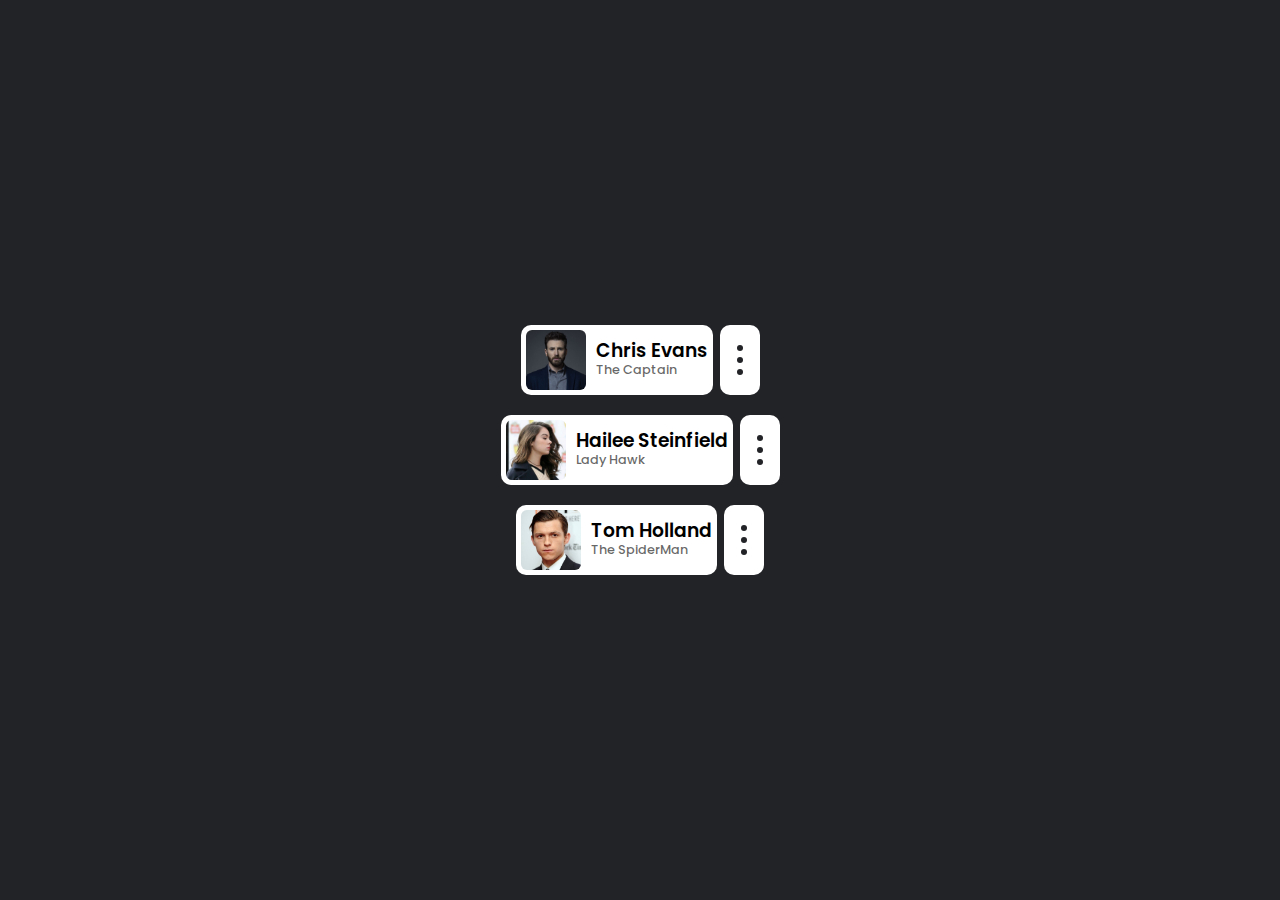
<file: Action Menu MicroInteractions/index.html>
<!DOCTYPE html>
<html lang="en">
<head>
    <title>Action Menu Microinteractions</title>
    <link rel="stylesheet" href="https://cdnjs.cloudflare.com/ajax/libs/font-awesome/6.0.0/css/all.min.css" integrity="sha512-9usAa10IRO0HhonpyAIVpjrylPvoDwiPUiKdWk5t3PyolY1cOd4DSE0Ga+ri4AuTroPR5aQvXU9xC6qOPnzFeg==" crossorigin="anonymous" referrerpolicy="no-referrer" />
    <link rel="stylesheet" href="style.css">
</head>
<body>
    <div class="list">
        <div class="user">
            <div class="imgBx">
                <img src="3.jpg">
            </div>
            <div class="details">
                <h3>Chris Evans</h3>
                <p>The Captain</p>
            </div>
        </div>
        <div class="navigation">
            <span><i class="fa-brands fa-linkedin-in"></i></i></span>
            <span><i class="fa-brands fa-facebook-f"></i></span>
            <span><i class="fa-brands fa-instagram"></i></span>
        </div>
    </div>

    <div class="list">
        <div class="user">
            <div class="imgBx">
                <img src="2.jpg">
            </div>
            <div class="details">
                <h3>Hailee Steinfield</h3>
                <p>Lady Hawk</p>
            </div>
        </div>
        <div class="navigation navigation2">
            <span><i class="fa-brands fa-linkedin-in"></i></i></span>
            <span><i class="fa-brands fa-facebook-f"></i></span>
            <span><i class="fa-brands fa-instagram"></i></span>
        </div>
    </div>

    <div class="list">
        <div class="user">
            <div class="imgBx">
                <img src="8.jpg">
            </div>
            <div class="details">
                <h3>Tom Holland</h3>
                <p>The SpiderMan</p>
            </div>
        </div>
        <div class="navigation navigation3">
            <span><i class="fa-brands fa-linkedin-in"></i></i></span>
            <span><i class="fa-brands fa-facebook-f"></i></span>
            <span><i class="fa-brands fa-instagram"></i></span>
        </div>
    </div>

    <script>
        let navigation = document.querySelector('.navigation');
        let navigation2 = document.querySelector('.navigation2');
        let navigation3 = document.querySelector('.navigation3');

        navigation.onclick = function() {
            navigation.classList.toggle('active');
        }

        navigation2.onclick = function() {
            navigation2.classList.toggle('active');
        }

        navigation3.onclick = function() {
            navigation3.classList.toggle('active');
        }
    </script>
</body>
</html>
</file>
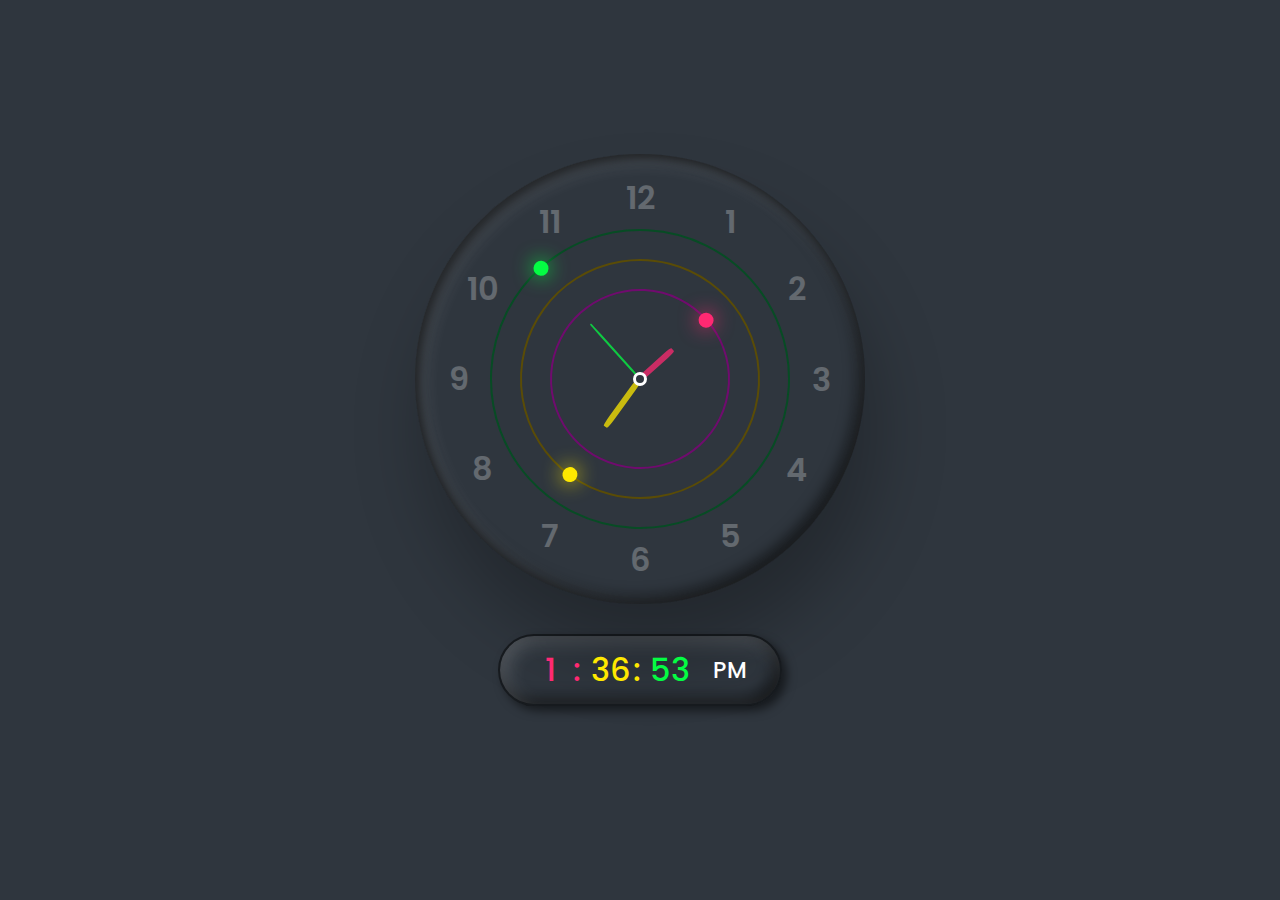
<file: Analog and Digital Clock/index.html>
<!DOCTYPE html>
<html lang="en">
<head>
    <meta charset="UTF-8">
    <meta http-equiv="X-UA-Compatible" content="IE=edge">
    <meta name="viewport" content="width=device-width, initial-scale=1.0">
    <title>Analog and Digital Clock</title>
    <link rel="stylesheet" href="style.css">
</head>
<body>
    <div class="container">
        <div class="clock">

            <div class="circle" id="sc" style="--clr:#04fc43"><i></i></div>
            <div class="circle circle2" id="mn" style="--clr:#fee800"><i></i></div>
            <div class="circle circle3" id="hr" style="--clr:#ff2972"><i></i></div>

            <span style='--i:1'><b>1</b></span>
            <span style='--i:2'><b>2</b></span>
            <span style='--i:3'><b>3</b></span>
            <span style='--i:4'><b>4</b></span>
            <span style='--i:5'><b>5</b></span>
            <span style='--i:6'><b>6</b></span>
            <span style='--i:7'><b>7</b></span>
            <span style='--i:8'><b>8</b></span>
            <span style='--i:9'><b>9</b></span>
            <span style='--i:10'><b>10</b></span>
            <span style='--i:11'><b>11</b></span>
            <span style='--i:12'><b>12</b></span>

        </div>

        <!-- digital clock -->

        <div id="time">
            <div id="hours" style="--clr:  #ff2972">00</div>
            <div id="minutes" style="--clr:#fee800">00</div>
            <div id="seconds" style="--clr:#04fc43">00</div>
            <div id="ampm">AM</div>
        </div>
    </div>

    <script>
        let hr = document.querySelector('#hr');
        let mn = document.querySelector('#mn');
        let sc = document.querySelector('#sc');

        setInterval(() => {
        let day = new Date();
        let hh = day.getHours()*30;
        let mm = day.getMinutes()*6;
        let ss = day.getSeconds()*6;

        hr.style.transform = `rotateZ(${hh+(mm/12)}deg)`;
        mn.style.transform = `rotateZ(${mm}deg)`;
        sc.style.transform = `rotateZ(${ss}deg)`;

        //digital clock

        let hours = document.getElementById('hours');
        let minutes = document.getElementById('minutes');
        let seconds = document.getElementById('seconds');
        let ampm = document.getElementById('ampm');

        let h = new Date().getHours();
        let m = new Date().getMinutes();
        let s = new Date().getSeconds();

        let am = h>= 12 ? 'PM' : 'AM';

        //add zero before single digit number
        h = (h<10) ? '0' + h : h
        m = (m<10) ? '0' + m : m
        s = (s<10) ? '0' + s : s

        //convert to 12 hr format
        if(h>12){
            h=h-12;
        }

        hours.innerHTML = h;
        minutes.innerHTML = m;
        seconds.innerHTML = s;
        ampm.innerHTML = am;
        })

    </script>
</body>
</html>
</file>
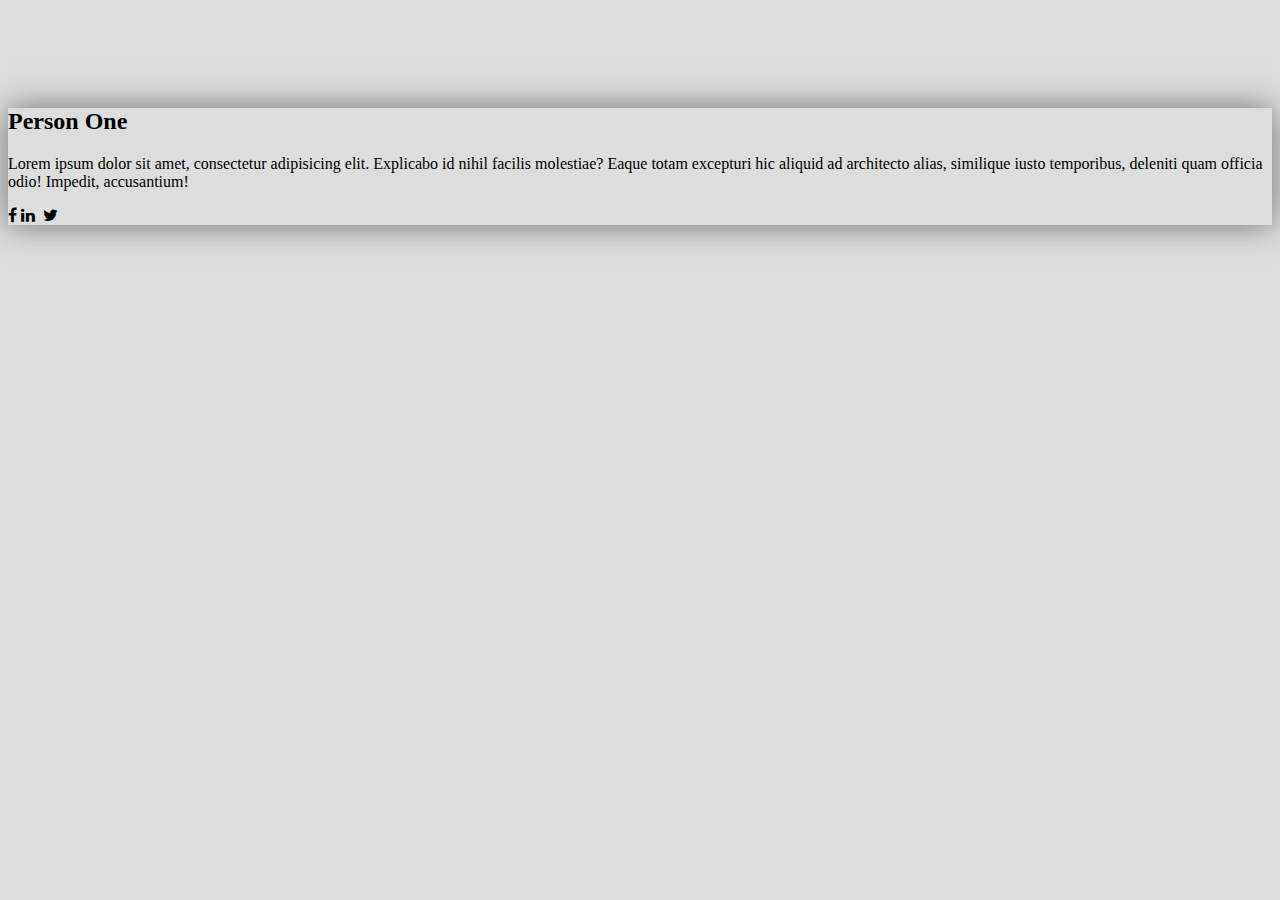
<file: bootstrap card/index.html>
<!DOCTYPE html>
<html lang="en">
<head>
    <meta charset="UTF-8">
    <meta http-equiv="X-UA-Compatible" content="IE=edge">
    <meta name="viewport" content="width=device-width, initial-scale=1.0">
    <title>Document</title>
    <link rel="stylesheet" href="https://stackpath.bootstrapcdn.com/font-awesome/4.7.0/css/font-awesome.min.css">
    <link rel="stylesheet" href="style.css">
</head>
<body>
    <div class="profile-area">
        <div class="contsiner">
            <div class="row">
                <div class="col-md-4">
                    <div class="card">
                        <div class="img1" src="4.jpg"></div>
                        <div class="img2" src="4.jpg"></div>
                        <div class="main-text">
                            <h2>Person One</h2>
                            <p>Lorem ipsum dolor sit amet, consectetur adipisicing elit. Explicabo id nihil facilis molestiae? Eaque totam excepturi hic aliquid ad architecto alias, similique iusto temporibus, deleniti quam officia odio! Impedit, accusantium!</p>
                        </div>
                        <div class="socials">
                            <i class="fa fa-facebook"></i>
                            <i class="fa fa-linkedin"></i>
                            <i class="fa fa-dribble"></i>
                            <i class="fa fa-twitter"></i>

                        </div>
                    </div>
                </div>
            </div>
        </div>
    </div>
</body>
</html>
</file>
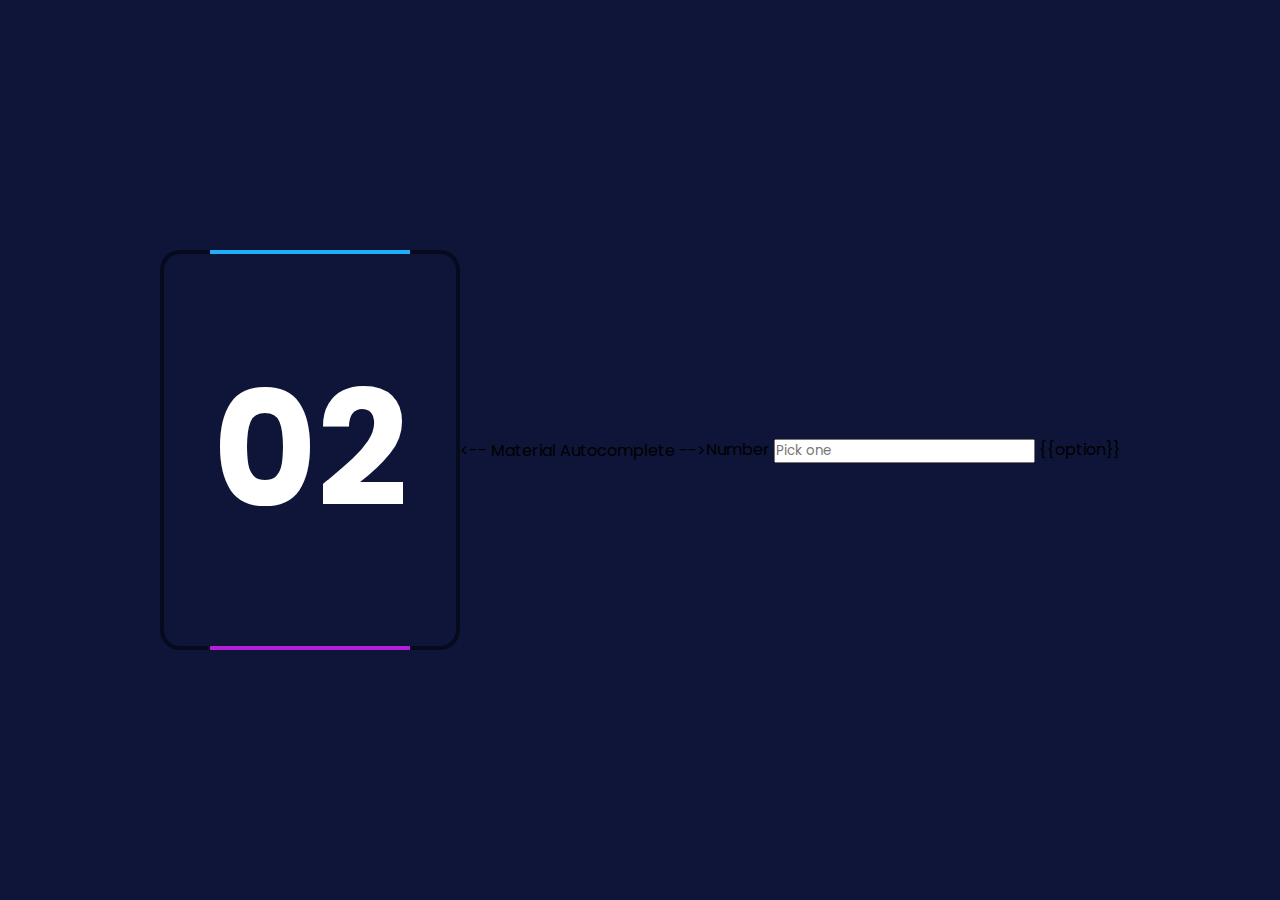
<file: Border Animation/index.html>
<!DOCTYPE html>
<html lang="en">
<head>
    <meta charset="UTF-8">
    <meta http-equiv="X-UA-Compatible" content="IE=edge">
    <meta name="viewport" content="width=device-width, initial-scale=1.0">
    <title>Border Animation</title>
    <link rel="stylesheet" href="style.css">
</head>
<body>
    <div class="box">
        <h2>02</h2>
    </div>
</body>
</html>

<-- Material Autocomplete -->
    <form class="example-form">
  <mat-form-field class="example-full-width" appearance="fill">
    <mat-label>Number</mat-label>
    <input type="text"
           placeholder="Pick one"
           aria-label="Number"
           matInput
           [formControl]="myControl"
           [matAutocomplete]="auto">
    <mat-autocomplete autoActiveFirstOption #auto="matAutocomplete">
      <mat-option *ngFor="let option of filteredOptions | async" [value]="option">
        {{option}}
      </mat-option>
    </mat-autocomplete>
  </mat-form-field>
</form>
</file>
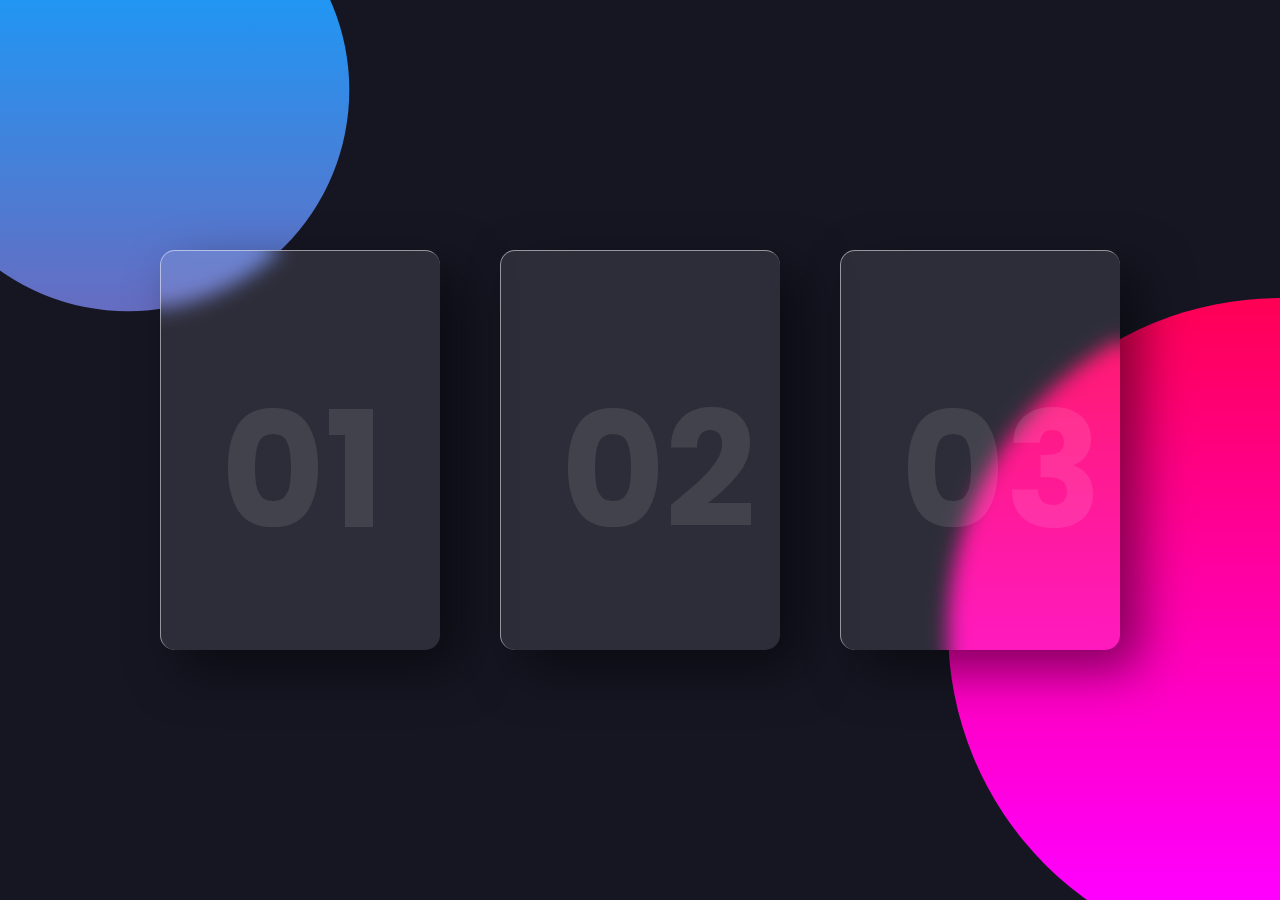
<file: cardhover/index.html>
<!DOCTYPE html>
<html lang="en">
<head>
    <meta charset="UTF-8">
    <meta http-equiv="X-UA-Compatible" content="IE=edge">
    <meta name="viewport" content="width=device-width, initial-scale=1.0">
    <title>Card Hover</title>
    <link rel="stylesheet" href="style.css">
</head>
<body>
    <div class="container">
        <div class="card">
            <div class="content">
                <h2>01</h2>
                <div class="transition">
                    <h3>Card One</h3>
                    <p>Lorem ipsum dolor sit amet consectetur adipisicing elit. Necessitatibus ipsam provident voluptatum saepe, sed eum!</p>
                    <a href="#">Read More</a>
                </div>
            </div>
        </div>

        <div class="card">
            <div class="content">
            <h2>02</h2>
            <div class="transition">
                <h3>Card Two</h3>
                <p>Lorem ipsum dolor sit amet consectetur adipisicing elit. Necessitatibus ipsam provident voluptatum saepe, sed eum!</p>
                <a href="#">Read More</a>
            </div> 
            </div>
        </div>

        <div class="card">
            <div class="content">
                <h2>03</h2>
                <div class="transition">
                    <h3>Card Three</h3>
                    <p>Lorem ipsum dolor sit amet consectetur adipisicing elit. Necessitatibus ipsam provident voluptatum saepe, sed eum!</p>
                    <a href="#">Read More</a>
                </div>
            </div>
        </div>
    </div>
    <script type="text/javascript" src="vanilla-tilt.js"></script>
    <script>
        VanillaTilt.init(document.querySelectorAll(".card"), {
		max: 25,
		speed: 400,
        glare: true,
        "max-glare":1

	});
    </script>
</body>
</html>
</file>
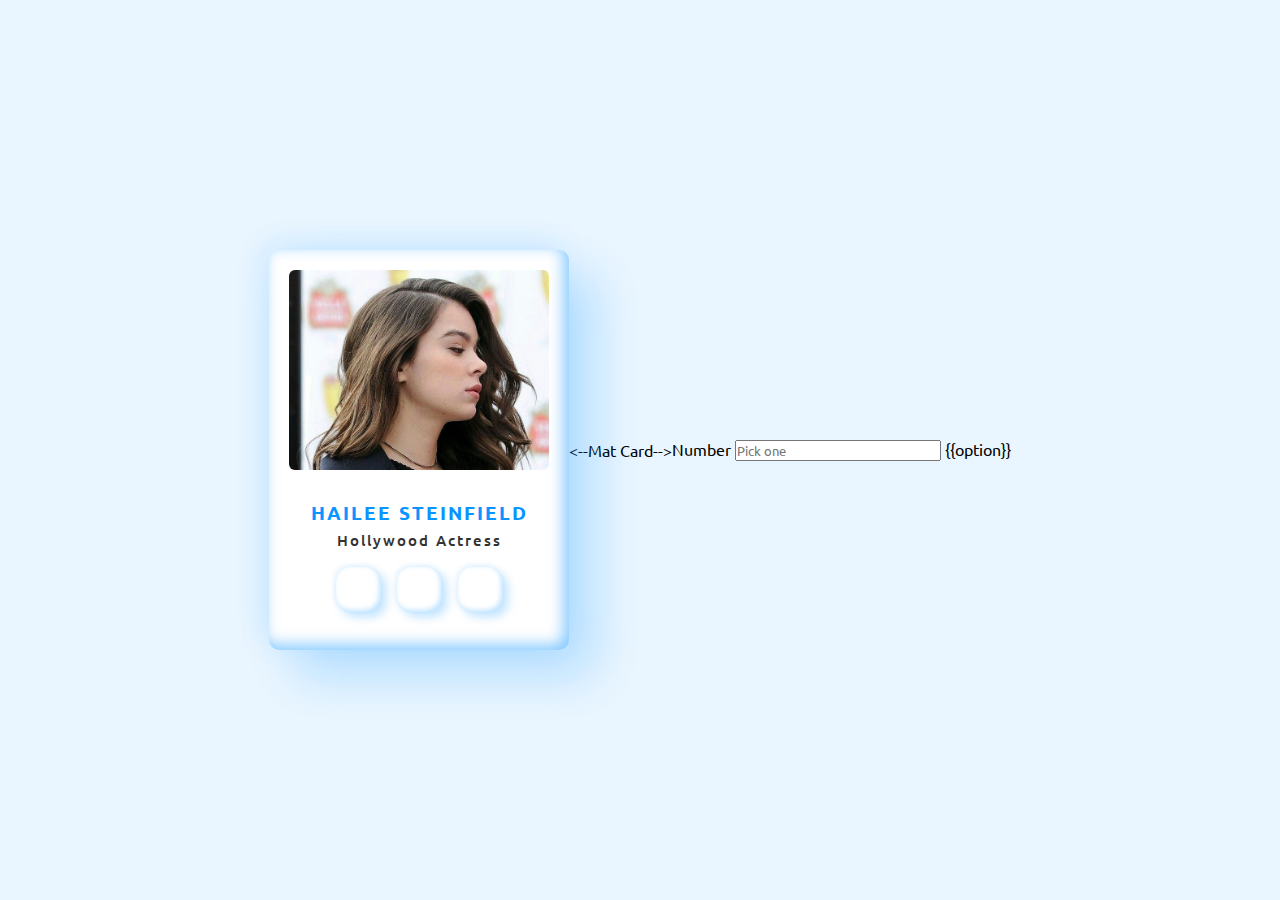
<file: claymorphism UI trend/index.html>
<!DOCTYPE html>
<html lang="en">
<head>
    <meta charset="UTF-8">
    <meta http-equiv="X-UA-Compatible" content="IE=edge">
    <meta name="viewport" content="width=device-width, initial-scale=1.0">
    <title>Claymorphism Card UI</title>
    <link rel="stylesheet" href="style.css">
    <link rel="stylesheet" href="https://cdnjs.cloudflare.com/ajax/libs/font-awesome/6.1.0/css/all.min.css" integrity="sha512-10/jx2EXwxxWqCLX/hHth/vu2KY3jCF70dCQB8TSgNjbCVAC/8vai53GfMDrO2Emgwccf2pJqxct9ehpzG+MTw==" crossorigin="anonymous" referrerpolicy="no-referrer" />
</head>
<body>
    <div class="card">
        <div class="imgBx">
            <img src="2.jpg">
        </div>
        <div class="content">
            <div>
                <h3>Hailee Steinfield <br> <span>Hollywood Actress</span> </h3>
                <ul class="sci">
                    <li><a href="#"><i class="fa-brands fa-facebook-f"></i></a></li>
                    <li><a href="#"><i class="fa-brands fa-instagram"></i></a></li>
                    <li><a href="#"><i class="fa-brands fa-linkedin-in"></i></a></li>
                </ul>
            </div>
        </div>
    </div>
</body>
</html>

<--Mat Card-->
<form class="example-form">
  <mat-form-field class="example-full-width" appearance="fill">
    <mat-label>Number</mat-label>
    <input type="text"
           placeholder="Pick one"
           aria-label="Number"
           matInput
           [formControl]="myControl"
           [matAutocomplete]="auto">
    <mat-autocomplete autoActiveFirstOption #auto="matAutocomplete">
      <mat-option *ngFor="let option of filteredOptions | async" [value]="option">
        {{option}}
      </mat-option>
    </mat-autocomplete>
  </mat-form-field>
</form>
</file>
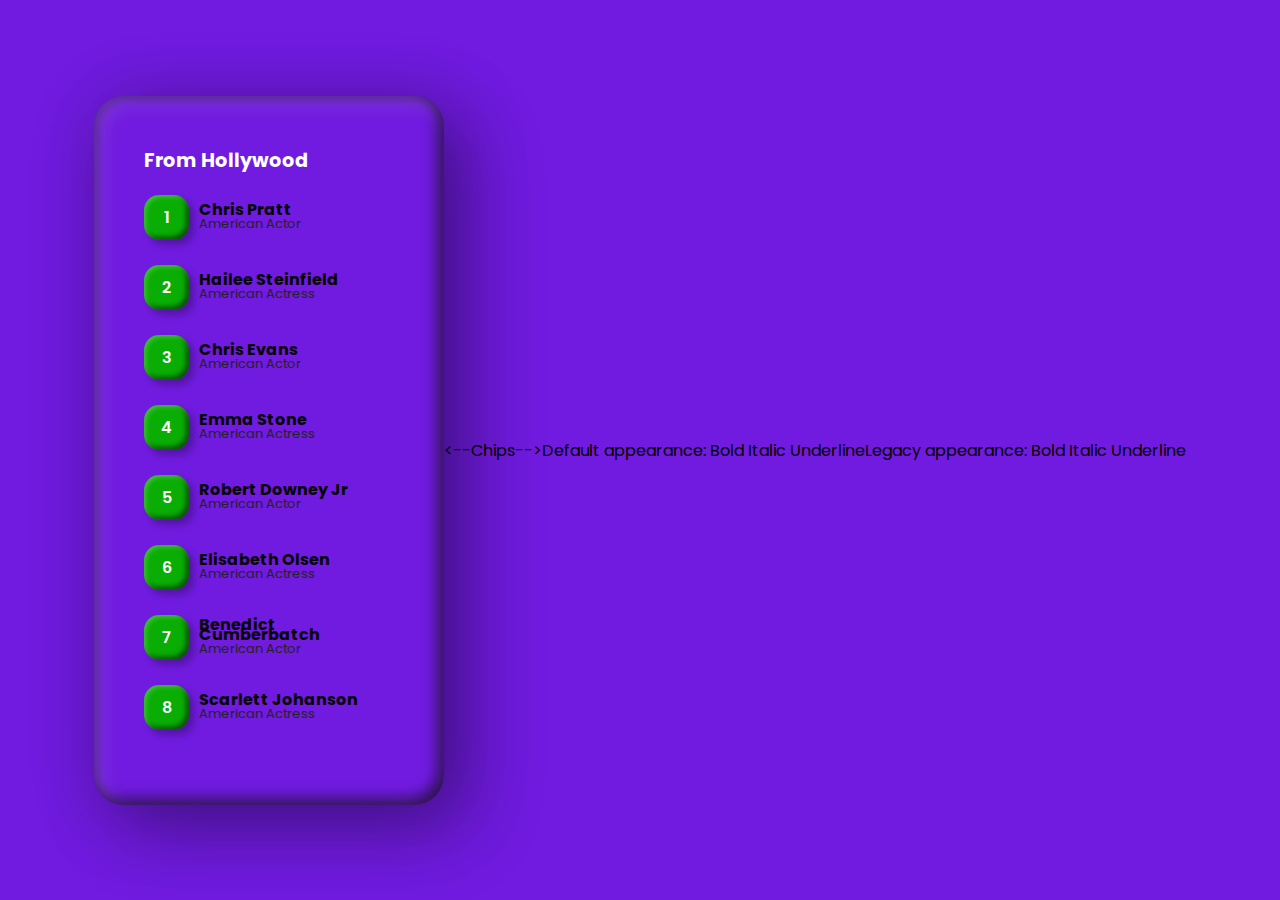
<file: Claymorphism/index.html>
<!DOCTYPE html>
<html lang="en">
<head>
    <meta charset="UTF-8">
    <meta http-equiv="X-UA-Compatible" content="IE=edge">
    <meta name="viewport" content="width=device-width, initial-scale=1.0">
    <title>Claymorphism</title>
    <link rel="stylesheet" href="style.css">
</head>
<body>
    <div class="container">
        <h3>From Hollywood</h3>
        <div class="list">
            <div class="rank"><span>1</span></div>
            <div class="actor">
                <h4>Chris Pratt</h4>
                <p>American Actor</p>
            </div>
        </div>

        <div class="list">
            <div class="rank"><span>2</span></div>
            <div class="actor">
                <h4>Hailee Steinfield</h4>
                <p>American Actress</p>
            </div>
        </div>

        <div class="list">
            <div class="rank"><span>3</span></div>
            <div class="actor">
                <h4>Chris Evans</h4>
                <p>American Actor</p>
            </div>
        </div>

        <div class="list">
            <div class="rank"><span>4</span></div>
            <div class="actor">
                <h4>Emma Stone</h4>
                <p>American Actress</p>
            </div>
        </div>

        <div class="list">
            <div class="rank"><span>5</span></div>
            <div class="actor">
                <h4>Robert Downey Jr</h4>
                <p>American Actor</p>
            </div>
        </div>

        <div class="list">
            <div class="rank"><span>6</span></div>
            <div class="actor">
                <h4>Elisabeth Olsen</h4>
                <p>American Actress</p>
            </div>
        </div>

        <div class="list">
            <div class="rank"><span>7</span></div>
            <div class="actor">
                <h4>Benedict Cumberbatch</h4>
                <p>American Actor</p>
            </div>
        </div>

        <div class="list">
            <div class="rank"><span>8</span></div>
            <div class="actor">
                <h4> Scarlett Johanson</h4>
                <p>American Actress</p>
            </div>
        </div>
    </div>
</body>
</html>

<--Chips-->
    <p>
  Default appearance:
  <mat-button-toggle-group name="fontStyle" aria-label="Font Style">
    <mat-button-toggle value="bold">Bold</mat-button-toggle>
    <mat-button-toggle value="italic">Italic</mat-button-toggle>
    <mat-button-toggle value="underline">Underline</mat-button-toggle>
  </mat-button-toggle-group>
</p>

<p>
  Legacy appearance:
  <mat-button-toggle-group appearance="legacy" name="fontStyle" aria-label="Font Style">
    <mat-button-toggle value="bold">Bold</mat-button-toggle>
    <mat-button-toggle value="italic">Italic</mat-button-toggle>
    <mat-button-toggle value="underline">Underline</mat-button-toggle>
  </mat-button-toggle-group>
</p>
</file>
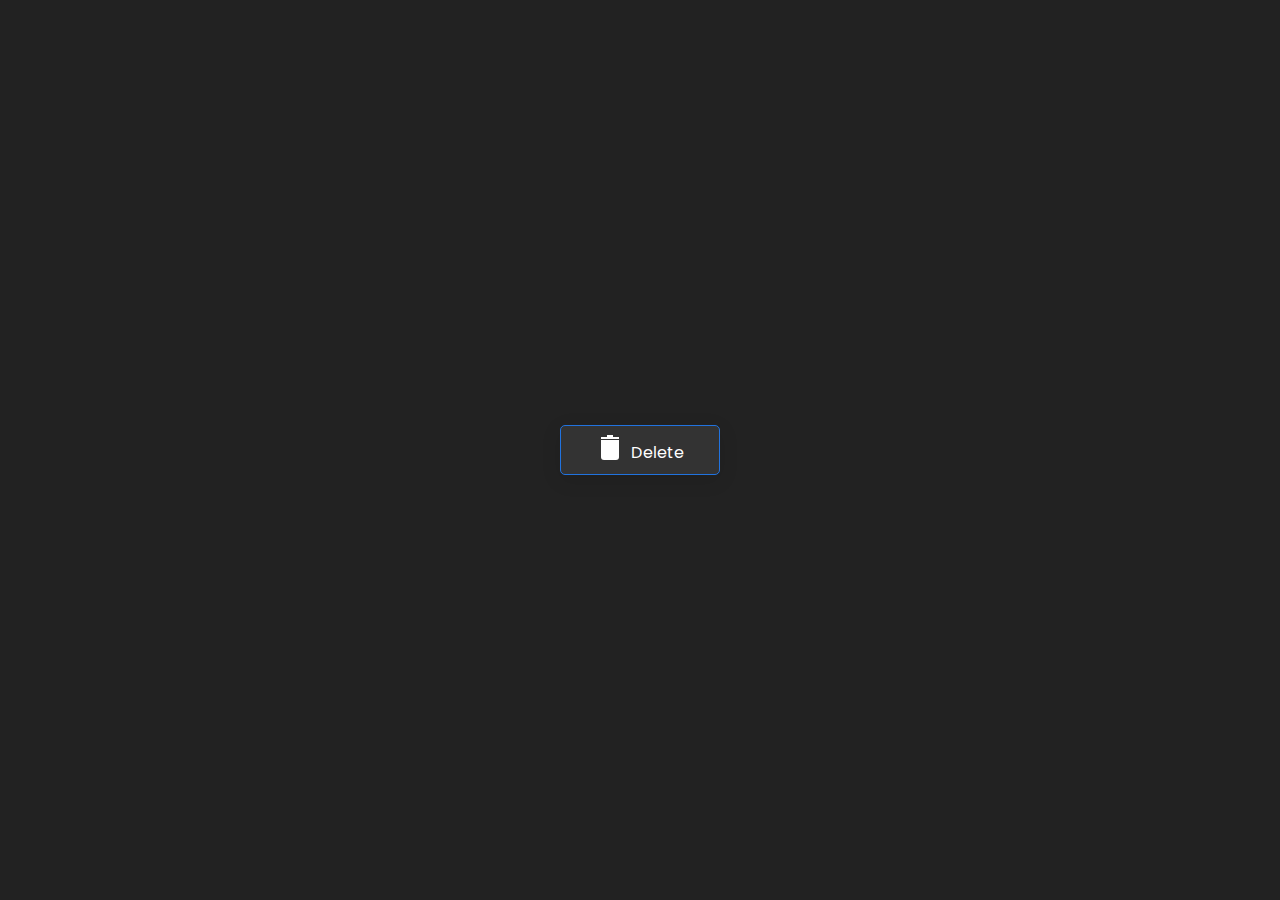
<file: Delete button animation/index.html>
<!DOCTYPE html>
<html lang="en">
<head>
    <meta charset="UTF-8">
    <meta http-equiv="X-UA-Compatible" content="IE=edge">
    <meta name="viewport" content="width=device-width, initial-scale=1.0">
    <title>Delete button animation</title>
    <link rel="stylesheet" href="style.css">
</head>
<body>
    <a href="#" class="btn"><span> <text>Delete</text> </span></a>
</body>

<script>
    let btn = document.querySelector('.btn');
    btn.onclick = function(){
        btn.classList.toggle('active');
    }
</script>
</html>
</file>
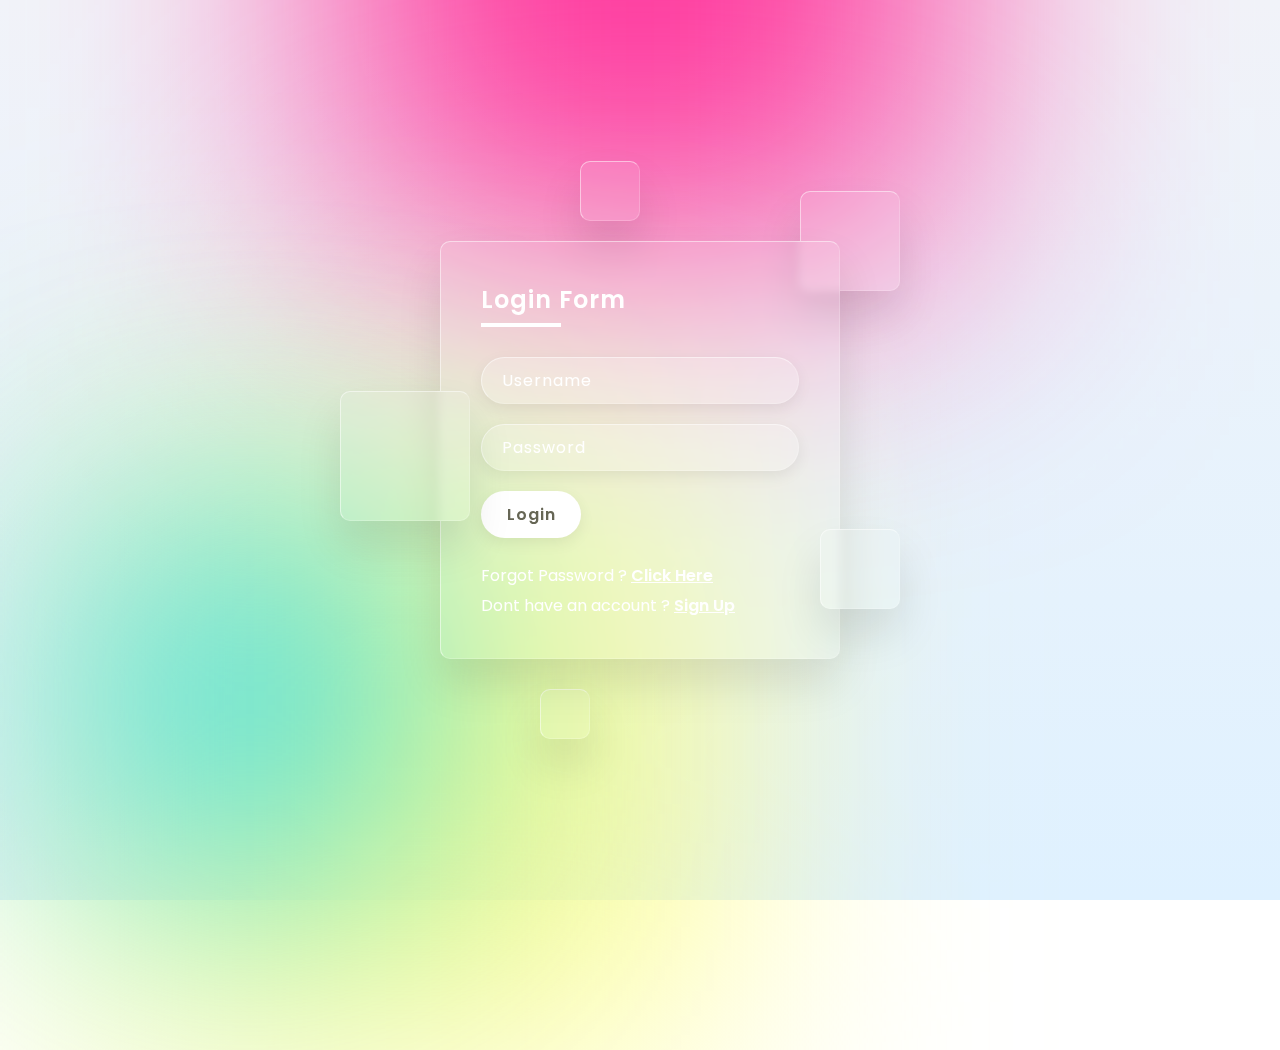
<file: Glassmorphism - Login/index.html>
<!DOCTYPE html>
<html lang="en">
<head>
    <meta charset="UTF-8">
    <meta http-equiv="X-UA-Compatible" content="IE=edge">
    <meta name="viewport" content="width=device-width, initial-scale=1.0">
    <title>Login - Glassmorphism</title>
    <link rel="stylesheet" href="style.css">
</head>
<body>
    <section>
        <div class="color"></div>
        <div class="color"></div>
        <div class="color"></div>
        <div class="box">
            <div class="square" style="--i:0;"></div>
            <div class="square" style="--i:1;"></div>
            <div class="square" style="--i:2;"></div>
            <div class="square" style="--i:3;"></div>
            <div class="square" style="--i:4;"></div>

            <div class="container">
                <div class="form">
                    <h2>Login Form</h2>
                    
                    <form>
                        <div class="inputBox">
                            <input type="text" placeholder="Username">
                        </div>
                        <div class="inputBox">
                            <input type="password" placeholder="Password">
                        </div>
                        <div class="inputBox">
                            <input type="submit" value="Login">
                        </div>
                        <p class="forgot">Forgot Password ? <a href="#">Click Here</a> 
                        <p class="forgot">Dont have an account ? <a href="#">Sign Up</a> </p>
                    </form>
                </div>
            </div>
        </div>
    </section>
</body>
</html>
</file>
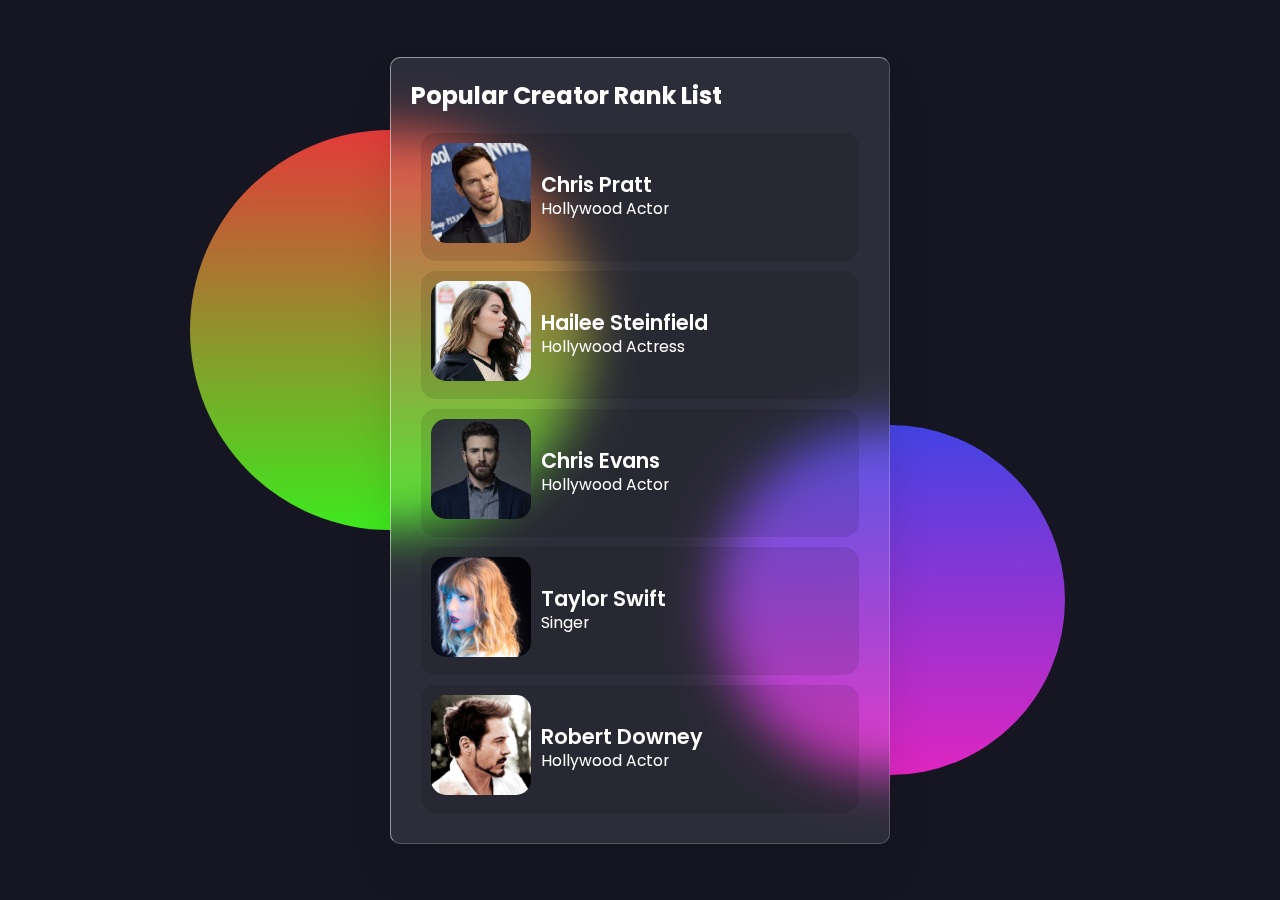
<file: Glassmorphism/index.html>
<!DOCTYPE html>
<html lang="en">
<head>
    <meta charset="UTF-8">
    <meta http-equiv="X-UA-Compatible" content="IE=edge">
    <meta name="viewport" content="width=device-width, initial-scale=1.0">
    <title>Glassmorphism</title>
    <link rel="stylesheet" href="style.css">
</head>
<body>
    <section>
        <div class="box">
            <h3>Popular Creator Rank List</h3> 
            <div class="list">
                <div class="imgBx">
                    <img src="./user_images/1.jpg">
                </div>
                <div class="content">
                    <h2 class="rank"><small>STAR <br> </small>Lord</h2>
                    <h4>Chris Pratt</h4>
                    <p>Hollywood Actor</p>
                </div>
            </div>

            <div class="list">
                <div class="imgBx">
                    <img src="./user_images/2.jpg">
                </div>
                <div class="content">
                    <h2 class="rank"><small>LADY<br></small>Hawk</h2>
                    <h4>Hailee Steinfield</h4>
                    <p>Hollywood Actress</p>
                </div>
            </div>

            <div class="list">
                <div class="imgBx">
                    <img src="./user_images/3.jpg">
                </div>
                <div class="content">
                    <h2 class="rank"><small>THE<br></small>Cap</h2>
                    <h4>Chris Evans</h4>
                    <p>Hollywood Actor</p>
                </div>
            </div>

            <div class="list">
                <div class="imgBx">
                    <img src="./user_images/4.jpg">
                </div>
                <div class="content">
                    <h2 class="rank"><small>POP<br></small>Songs</h2>
                    <h4>Taylor Swift</h4>
                    <p>Singer</p>
                </div>
            </div>

            <div class="list">
                <div class="imgBx">
                    <img src="./user_images/5.jpg">
                </div>
                <div class="content">
                    <h2 class="rank"><small>IRON<br></small>Man</h2>
                    <h4>Robert Downey</h4>
                    <p>Hollywood Actor</p>
                </div>
            </div>
        </div>
    </section>
</body>
</html>
</file>
<file: Action Menu MicroInteractions/style.css>
@import url("https://fonts.googleapis.com/css2?family=Poppins:ital,wght@0,500;0,600;1,500&display=swap");
* {
  margin: 0;
  padding: 0;
  box-sizing: border-box;
  font-family: "Poppins", sans-serif;
}

body {
  display: flex;
  flex-direction: column;
  justify-content: center;
  align-items: center;
  min-height: 100vh;
  background: #222327;
}

.list {
  display: flex;
  gap: 7px;
  margin: 10px;
}

.list .user {
  position: relative;
  background: #fff;
  height: 70px;
  display: flex;
  justify-content: center;
  align-items: center;
  border-radius: 10px;
  padding: 5px;
  gap: 10px;
}

.list .user .imgBx {
  position: relative;
  width: 60px;
  height: 60px;
  overflow: hidden;
  border-radius: 6px;
}

.list .user .imgBx img {
  position: absolute;
  top: 0;
  left: 0;
  object-fit: cover;
  width: 100%;
  height: 100%;
}

.list .user .details {
  display: flex;
  flex-direction: column;
  justify-content: center;
}

.list .user .details h3 {
  font-weight: 600;
  line-height: 1.1em;
}

.list .user .details p {
  font-weight: 500;
  font-size: 0.8em;
  color: rgba(0, 0, 0, 0.6);
}

.navigation {
  position: relative;
  width: 40px;
  height: 70px;
  background: #fff;
  border-radius: 10px;
  transition: 0.5s;
  display: flex;
  justify-content: center;
  align-items: center;
}

.navigation.active {
  width: 200px;
}

.navigation span {
  position: absolute;
  width: 6px;
  height: 6px;
  border-radius: 50%;
  background: #222327;
  transition: 0.5s;
}

.navigation span:nth-child(1) {
  transform: translateY(-12px);
}
.navigation span:nth-child(3) {
  transform: translateY(12px);
}

.navigation.active span:nth-child(1) {
  transform: translateX(-60px);
}

.navigation.active span:nth-child(3) {
  transform: translateX(60px);
}

.navigation.active span {
  width: 50px;
  height: 50px;
  display: flex;
  justify-content: center;
  align-items: center;
}

.navigation span i {
  visibility: hidden;
}

.navigation.active span i {
  color: #fff;
  visibility: visible;
  transition: 0.5s;
  font-size: 1.25em;
}
</file>
<file: Analog and Digital Clock/style.css>
@import url("https://fonts.googleapis.com/css2?family=Poppins:ital,wght@0,500;0,600;1,500&display=swap");
* {
    margin: 0;
    padding:0;
    box-sizing: border-box;
    font-family: 'Poppins', sans-serif;
}

body{
    display: flex;
    justify-content: center;
    align-items:center;
    min-height: 100vh;
    background: #2f363e;
}

.container{
    position:relative;
    background: #2f363e;
    /* min-height: 500px; */
    /* border-radius: 20px;
    border-top-left-radius:220px;
    border-top-right-radius:220px; */
    /* box-shadow: 25px 25px 75px rgba(0, 0, 0, 0.75), 10px 10px 70px rgba(0, 0, 0, 0.25),
    inset 5px 5px 10px rgba(0, 0, 0, 0.5),
    inset 5px 5px 20px rgba(255, 255, 255, 0.2),
    inset -5px -5px 15px rgba(0, 0, 0, 0.75); */
    display:flex;
    justify-content: center;
    align-items: center;
    flex-direction: column;
}

.clock{
    position: relative;
    width: 450px;
    height: 450px;
    background: #2f363e;
    border-radius: 50%;
    box-shadow: 10px 50px 70px rgba(0, 0, 0, 0.25),
    inset 5px 5px 10px rgba(0, 0, 0, 0.5),
    inset 5px 5px 20px rgba(255, 255, 255, 0.2),
    inset -5px -5px 15px rgba(0, 0, 0, 0.75);
    display:flex;
    justify-content: center;
    align-items: center;
    margin-bottom: 30px;
}

.clock::before{
    content:'';
    position: absolute;
    width: 8px;
    height: 8px;
    background: #2f363e;
    border: 3px solid #fff;
    border-radius: 50%;
    z-index: 1000;
}

.clock span{
    position: absolute;
    inset: 20px;
    color:#fff;
    text-align: center;
    transform: rotate(calc(30deg * var(--i)));
    /* deg = 360/12=30 */
}

.clock span b{
    font-size: 2em;
    opacity: 0.25;
    font-weight: 600;
    display: inline-block;
    transform: rotate(calc(-30deg * var(--i)));
}

.circle{
    position: absolute;
    width: 300px;
    height: 300px;
    border: 2px solid rgba(4, 78, 34, 0.93);
    border-radius: 50%;
    display: flex;
    justify-content: center;
    align-items: flex-start;
    z-index: 10;

}

.circle i{
    position:absolute ;
    width: 6px;
    height: 50%;
    background: var(--clr);
    opacity: 0.75;
    transform-origin: bottom;
    transform: scaleY(0.5);
    border-radius: 20%;
}

.circle:nth-child(1) i {
    width: 2px;
}

.circle:nth-child(2) i {
    width: 6px;
}

.circle2 {
    width: 240px;
    height: 240px;
    z-index: 9;
    border: 2px solid rgba(94, 78, 2, 0.93);

}

.circle3 {
    width: 180px;
    height: 180px;
    z-index: 8;
    border: 2px solid rgba(117, 7, 114, 0.93);

}

.circle::before{
    content: '';
    position: absolute;
    top: -8.5px;
    width: 15px;
    height: 15px;
    border-radius: 50%;
    background: var(--clr);
    box-shadow: 0 0 20px var(--clr);
}

/* digital clock style */

#time{
    margin-bottom: 40px;
    display: flex;
    padding: 10px 20px;
    font-size: 2em;
    font-weight: 600;
    border: 2px solid rgba(0, 0, 0, 0.5);
    border-radius: 40px;
    box-shadow: 5px 5px 10px rgba(0, 0, 0, 0.5),
    inset 5px 5px 20px rgba(255,255,255,0.2),
    inset -5px -5px 15px rgba(0, 0, 0, 0.75);
}

#time div{
    position: relative;
    width: 60px;
    text-align: center;
    font-weight: 500;
    color: var(--clr);
}

#time div:nth-child(1)::after,
#time div:nth-child(2)::after{
    content: ':';
    position: absolute;
    right: -4px;
    padding-right: 2px;
    /* padding-left: 2px; */
}

#time div:last-child{
    font-size: 0.7em;
    display: flex;
    justify-content: center;
    align-items: center;
    color: #fff;
}

#time div:nth-child(2)::after{
    animation: animate 1s steps(1) infinite;
}

@keyframes animate{
    0%{
        opacity:1;
    }
    50%{
        opacity:0;
    }
}
</file>
<file: bootstrap card/style.css>
@import url("https://fonts.googleapis.com/css2?family=Poppins:ital,wght@0,500;0,600;1,500&display=swap");
* {
}
body{
    background: #ddd;
}

.profile-area{
    padding: 80px 0;
}

.card{
    box-shadow: 0 0 30px rgba(0, 0,0,0.5);
    overflow: ;
}
</file>
<file: Border Animation/style.css>
@import url("https://fonts.googleapis.com/css2?family=Poppins:ital,wght@0,500;0,600;1,500&display=swap");
* {
  margin: 0;
  padding: 0;
  box-sizing: border-box;
  font-family: "Poppins", sans-serif;
}

body {
  display: flex;
  justify-content: center;
  align-items: center;
  min-height: 100vh;
  background: #0e1538;
}

.box {
  position: relative;
  width: 300px;
  height: 400px;
  display: flex;
  justify-content: center;
  align-items: center;
  background: rgba(0, 0, 0, 0.5);
  overflow: hidden;
  border-radius: 20px;
}

.box::before {
  content: " ";
  position: absolute;
  width: 200px;
  height: 140%;
  background: linear-gradient(#00ccff, #d400d4);
  animation: animate 4s linear infinite;
}

.box::after {
  content: " ";
  position: absolute;
  background: #0e1538;
  inset: 4px;
  border-radius: 16px;
}

@keyframes animate {
  0% {
    transform: roatate(0deg);
  }
  100% {
    transform: rotate(360deg);
  }
}

.box h2 {
  position: relative;
  color: #fff;
  font-size: 10em;
  z-index: 10;
}
</file>
<file: cardhover/style.css>
@import url("https://fonts.googleapis.com/css2?family=Poppins:ital,wght@0,500;0,600;1,500&display=swap");
* {
  margin: 0;
  padding: 0;
  box-sizing: border-box;
  font-family: "Poppins", sans-serif;
}

body {
  display: flex;
  justify-content: center;
  align-items: center;
  min-height: 100vh;
  background: #161623;
}

body::before {
  content: "";
  position: absolute;
  top: 0;
  left: 0;
  width: 100%;
  height: 100%;
  background: linear-gradient(#f00, #f0f);
  clip-path: circle(30% at right 70%);
}

body::after {
  content: "";
  position: absolute;
  top: 0;
  left: 0;
  width: 100%;
  height: 100%;
  background: linear-gradient(#2196f3, #e91e63);
  clip-path: circle(20% at 10% 10%);
}

.container {
  position: relative;
  display: flex;
  justify-content: center;
  align-items: center;
  max-width: 1200px;
  flex-wrap: wrap;
  z-index: 1;
}

.container .card {
  position: relative;
  width: 280px;
  height: 400px;
  margin: 30px;
  box-shadow: 20px 20px 50px rgba(0, 0, 0, 0.5);
  border-radius: 15px;
  background: rgba(255, 255, 255, 0.1);
  overflow: hidden;
  display: flex;
  justify-content: center;
  align-items: center;
  border-top: 1px solid rgba(255, 255, 255, 0.5);
  border-left: 1px solid rgba(255, 255, 255, 0.5);
  backdrop-filter: blur(10px);
}

.container .card .transition {
  padding: 20px;
  text-align: center;
  transition: 0.7s;
  transform: translateY(100px);
  opacity: 0;
}

.container .card:hover .transition {
  transform: translateY(0px);
  opacity: 1;
}

.container .card .content h2 {
  position: absolute;
  left: 60px;
  top: 100px;
  font-size: 10em;
  color: rgba(255, 255, 255, 0.1);
  pointer-events: none;
}

.container .card:hover .content h2 {
  top: -30px;
  left: 130px;
  font-size: 6.7em;
  transition: 1s;
}

.container .card .content h3 {
  font-size: 1.8em;
  color: #fff;
  z-index: 1;
}

.container .card .content p {
  font-size: 1em;
  color: #fff;
  font-weight: 300;
}

.container .card .content a {
  position: relative;
  display: inline-block;
  padding: 8px 20px;
  margin-top: 15px;
  background: #fff;
  color: #000;
  border-radius: 20px;
  text-decoration: none;
  font-weight: 500;
  box-shadow: 0 5px 15px rgba(0, 0, 0, 0.2);
}
</file>
<file: claymorphism UI trend/style.css>
@import url("https://fonts.googleapis.com/css2?family=Ubuntu:wght@300,400,500;700&display=swap");
* {
  margin: 0;
  padding: 0;
  box-sizing: border-box;
  font-family: "ubuntu", sans-serif;
}
body {
  display: flex;
  justify-content: center;
  align-items: center;
  min-height: 100vh;
  background: #eaf6ff;
}

.card {
  position: relative;
  width: 300px;
  height: 400px;
  padding: 20px;
  background: #fff;
  border-radius: 10px;
  box-shadow: 25px 25px 50px rgba(9, 148, 255, 0.25),
    -10px -10px 30px rgba(9, 148, 255, 0.1),
    inset -5px -5px 15px rgba(9, 148, 255, 0.5);
}

.card .imgBx {
  position: relative;
  width: 100%;
  height: 200px;
  border-radius: 6px;
  overflow: hidden;
}

.card .imgBx img {
  position: absolute;
  top: 0;
  left: 0;
  width: 100%;
  height: auto;
  object-fit: cover;
}

.card .content {
  width: 100%;
  padding: 30px 20px;
  display: grid;
  place-items: center;
}

.card .content h3 {
  color: #0994ff;
  text-align: center;
  font-weight: 600;
  text-transform: uppercase;
  letter-spacing: 2px;
}

.card .content h3 span {
  font-size: 0.8em;
  font-weight: 500;
  color: #333;
  text-transform: initial;
}

.card .content .sci {
  position: relative;
  display: flex;
  margin-top: 15px;
  justify-content: center;
}

.card .content li {
  list-style: none;
}

.card .content li a {
  position: relative;
  width: 45px;
  height: 45px;
  margin: 0 8px;
  display: grid;
  place-items: center;
  text-decoration: none;
  background: #fff;
  color: #0994ff;
  font-size: 1.15em;
  border-radius: 15px;
  box-shadow: 5px 5px 10px rgba(9, 148, 255, 0.25),
    -2px -2px 5px rgba(9, 148, 255, 0.1),
    inset -2px -2px 5px rgba(9, 148, 255, 0.25);
}
</file>
<file: Claymorphism/style.css>
@import url("https://fonts.googleapis.com/css2?family=Poppins:ital,wght@0,500;0,600;1,500&display=swap");
* {
  margin: 0;
  padding: 0;
  box-sizing: border-box;
  font-family: "Poppins", sans-serif;
}
body {
  display: flex;
  justify-content: center;
  align-items: center;
  min-height: 100vh;
  background: rgb(112, 27, 223);
}
.container {
  position: relative;
  width: 350px;
  padding: 50px;
  min-height: 500px;
  background: rgb(112, 27, 223);
  border-radius: 30px;
  box-shadow: 25px 25px 75px rgba(0, 0, 0, 0.25),
    10px 10px 70px rgba(0, 0, 0, 0.25), inset 5px 5px 10px rgba(0, 0, 0, 0.2),
    inset 5px 5px 20px rgba(255, 255, 255, 0.2),
    inset -5px -5px 15px rgba(0, 0, 0, 0.75);
}

.container h3 {
  color: #fff;
  font-weight: 700;
  font-size: 1.2em;
}

.container .list {
  position: relative;
  display: flex;
  align-items: center;
  margin: 20px 0;
  cursor: pointer;
}

.container .list::before {
  content: "";
  position: absolute;
  top: 0;
  left: 0;
  width: 45px;
  height: 45px;
  background: rgb(10, 173, 4);
  border-radius: 15px;
  box-shadow: 5px 5px 7px rgba(0, 0, 0, 0.25),
    inset 2px 2px 5px rgba(255, 255, 255, 0.25),
    inset -3px -3px 5px rgba(0, 0, 0, 0.55);
  transition: 0.5s;
  z-index: 0;
}

.container .list:hover::before {
  width: 100%;
}

.container .list .rank {
  position: relative;
  min-width: 45px;
  height: 45px;
  /* background: #fff; */
  display: flex;
  justify-content: center;
  align-items: center;
  border-radius: 30%;
  margin-right: 10px;
  margin-bottom: 5px;
}

.container .list .rank::before {
  content: " ";
  position: absolute;
  width: 30px;
  height: 30px;
  background: rgb(112, 27, 223);
  border-radius: 50%;
  transform: scale(0);
  transition: 0.3s;
}

.container .list:hover .rank::before {
  transform: scale(1);
}

.container .list .rank span {
  position: relative;
  font-weight: 600;
  font-size: 1em;
  color: #fff;
  transition: 0.5s;
}

.container .list h4 {
  position: relative;
  color: rgb(5, 5, 5);
  z-index: 10;
  line-height: 0.6em;
}

.container .list:hover h4,
.container .list:hover p {
  color: rgb(245, 245, 245);
  transition: 0.3s;
}

.container .list p {
  position: relative;
  color: rgb(37, 34, 34);
  font-size: 13px;
}
</file>
<file: Delete button animation/style.css>
@import url("https://fonts.googleapis.com/css2?family=Poppins:ital,wght@0,500;0,600;1,500&display=swap");
* {
  margin: 0;
  padding: 0;
  box-sizing: border-box;
  font-family: "Poppins", sans-serif;
}

body {
  display: flex;
  justify-content: center;
  align-items: center;
  min-height: 100vh;
  background: #222;
}

a {
  position: relative;
  width: 160px;
  height: 50px;
  background: #333;
  border-radius: 5px;
  display: flex;
  justify-content: center;
  align-items: center;
  transition: 0.5s;
  box-shadow: 0 5px 20px rgba(0, 0, 0, 0.1);
  overflow: hidden;
  text-decoration: none;
  border: 1px solid rgb(33, 115, 223);
}

a.active {
  background: rgb(33, 115, 223);
  border: 1px solid #333;
}

a span {
  position: absolute;
  left: 40px;
  width: 18px;
  height: 20px;
  display: inline-block;
  background: #fff;
  border-bottom-left-radius: 3px;
  border-bottom-right-radius: 3px;
  transition: 0.5s;
}

a:hover span {
  transform: scale(1.5) rotate(60deg) translateY(10px);
}

a.active span {
  left: 50%;
  transform: translateX(-50%) rotate(-45deg);
  border-radius: 0;
  width: 20px;
  height: 10px;
  background: transparent;
  border-left: 2px solid #fff;
  border-bottom: 2px solid #fff;
}

a span::before {
  content: "";
  position: absolute;
  top: -3px;
  width: 100%;
  height: 2px;
  background: #fff;
  box-shadow: 12px -2px 0 #333, 12px -3px 0 #333, 12px -1px 0 #333,
    6px -2px 0 #fff;
  transition: 0.5s;
}

a.active:hover span::before,
a.active span::before {
  transform: scale(0);
}

a.active:hover text,
a.active text {
  transform: scale(0);
}

a:hover span::before {
  transform: rotate(-90deg) translateX(50%) translateY(-10px);
}

a text {
  position: absolute;
  color: #fff;
  left: 30px;
  transition: 0.5s;
}

a:hover text {
  transform: translateX(-50px) translateY(-12px) scale(0);
}
</file>
<file: Glassmorphism - Login/style.css>
@import url("https://fonts.googleapis.com/css2?family=Poppins:ital,wght@0,500;0,600;1,500&display=swap");
* {
  margin: 0;
  padding: 0;
  box-sizing: border-box;
  font-family: "Poppins", sans-serif;
}
body {
  overflow: hidden;
}
section {
  display: flex;
  justify-content: center;
  align-items: center;
  min-height: 100vh;
  background: linear-gradient(to bottom, #f1f4f9, #dff1ff);
}

section .color {
  position: absolute;
  filter: blur(150px);
}

section .color:nth-child(1) {
  top: -350px;
  width: 600px;
  height: 600px;
  background: #ff359b;
}

section .color:nth-child(2) {
  bottom: -150px;
  left: 100px;
  width: 600px;
  height: 600px;
  background: #fffd87;
}

section .color:nth-child(3) {
  bottom: 50px;
  left: 100px;
  width: 300px;
  height: 300px;
  background: #00d2ff;
}

.box {
  position: relative;
}

.box .square {
  position: absolute;
  backdrop-filter: blur(5px);
  box-shadow: 0 25px 45px rgba(0, 0, 0, 0.1);
  border: 1px solid rgba(255, 255, 255, 0.5);
  border-right: 1px solid rgba(255, 255, 255, 0.2);
  border-bottom: 1px solid rgba(255, 255, 255, 0.2);
  background: rgba(255, 255, 255, 0.1);
  border-radius: 10px;
  animation: animate 10s linear infinite;
  animation-delay: calc(-1s * var(--i));
}

@keyframes animate {
  0%,
  100% {
    transform: translateY(-40px);
  }
  50% {
    transform: translateY(40px);
  }
}

.box .square:nth-child(1) {
  top: -50px;
  right: -60px;
  width: 100px;
  height: 100px;
}

.box .square:nth-child(2) {
  top: 150px;
  left: -100px;
  width: 130px;
  height: 130px;
  z-index: 2;
}

.box .square:nth-child(3) {
  bottom: 50px;
  right: -60px;
  width: 80px;
  height: 80px;
  z-index: 2;
}

.box .square:nth-child(4) {
  bottom: -80px;
  left: 100px;
  width: 50px;
  height: 50px;
}

.box .square:nth-child(5) {
  top: -80px;
  left: 140px;
  width: 60px;
  height: 60px;
}

.container {
  position: relative;
  width: 400px;
  min-height: 400px;
  background: rgba(255, 255, 255, 0.1);
  border-radius: 10px;
  display: flex;
  justify-content: center;
  backdrop-filter: blur(5px);
  box-shadow: 0 25px 45px rgba(0, 0, 0, 0.1);
  border: 1px solid rgba(255, 255, 255, 0.5);
  border-right: 1px solid rgba(255, 255, 255, 0.2);
  border-bottom: 1px solid rgba(255, 255, 255, 0.2);
}

.form {
  position: relative;
  width: 100%;
  height: 100%;
  padding: 40px;
}

.form h2 {
  position: relative;
  color: #fff;
  font-size: 24px;
  font-weight: 600;
  letter-spacing: 1px;
  margin-bottom: 40px;
}

.form h2::before {
  content: "";
  position: absolute;
  left: 0;
  bottom: -10px;
  width: 80px;
  height: 4px;
  background: #fff;
}

.form .inputBox {
  width: 100%;
  margin-top: 20px;
}

.form .inputBox input {
  width: 100%;
  background: rgba(255, 255, 255, 0.2);
  border: none;
  outline: none;
  padding: 10px 20px;
  border-radius: 35px;
  border: 1px solid rgba(255, 255, 255, 0.5);
  border-right: 1px solid rgba(255, 255, 255, 0.2);
  border-bottom: 1px solid rgba(255, 255, 255, 0.2);
  font-size: 16px;
  letter-spacing: 1px;
  color: #fff;
  box-shadow: 0 5px 15px rgba(0, 0, 0, 0.07);
}

.form .inputBox input::placeholder {
  color: #fff;
}

.form .inputBox input[type="submit"] {
  background: #fff;
  color: #665;
  max-width: 100px;
  cursor: pointer;
  margin-bottom: 20px;
  font-weight: 600;
}

.forgot {
  margin-top: 5px;
  color: #fff;
}

.forgot a {
  color: #fff;
  font-weight: 600;
}
</file>
<file: Glassmorphism/style.css>
@import url("https://fonts.googleapis.com/css2?family=Poppins:ital,wght@0,500;0,600;1,500&display=swap");
* {
  margin: 0;
  padding: 0;
  box-sizing: border-box;
  font-family: "Poppins", sans-serif;
}
section {
  position: relative;
  background: #161623;
  /* background: white; */
  min-height: 100vh;
  overflow: hidden;
  display: flex;
  justify-content: center;
  align-items: center;
}
section::before {
  content: "";
  position: absolute;
  width: 400px;
  height: 400px;
  background: linear-gradient(#e43a3a, #3de91e);
  border-radius: 50%;
  transform: translate(-250px, -120px);
}
section::after {
  content: "";
  position: absolute;
  width: 350px;
  height: 350px;
  background: linear-gradient(rgb(67, 67, 228), rgb(223, 37, 192));
  border-radius: 50%;
  transform: translate(250px, 150px);
}
.box {
  position: relative;
  min-width: 500px;
  min-height: 500px;
  background: rgba(255, 255, 255, 0.1);
  box-shadow: 0 25px 45px rgba(0, 0, 0, 0.1);
  border: 1px solid rgba(255, 255, 255, 0.5);
  border-right: 1px solid rgba(255, 255, 255, 0.2);
  border-bottom: 1px solid rgba(255, 255, 255, 0.2);
  border-radius: 10px;
  z-index: 10;
  padding: 20px;
  backdrop-filter: blur(25px);
}
.box h3 {
  color: white;
  margin-bottom: 20px;
  font-size: 1.5em;
}

.box .list {
  position: relative;
  display: flex;
  padding: 10px 0;
  background: rgba(0, 0, 0, 0.1);
  margin: 10px;
  cursor: pointer;
  transition: 0.4s;
  border-radius: 15px;
  font-size: 1.3em;
}

.box .list:hover {
  background: white;
  box-shadow: -15px 30px 50px rgba(0, 0, 0, 0.5);
  transform: scale(1.15) translateX(30px) translateY(-15px);
  z-index: 100;
}

.box .list .imgBx img {
  width: 100px;
  height: 100px;
  border-radius: 15px;
  margin-left: 10px;
  margin-right: 10px;
}

.box .list .content {
  display: flex;
  flex-direction: column;
  justify-content: center;
  color: white;
}

.box .list .content .rank {
  position: absolute;
  right: 20px;
  color: #03a9f4;
  text-shadow: 2px 2px 4px black;
  opacity: 0;
}

.box .list .content .rank small {
  font-weight: 500;
  opacity: 0.5;
}
.box .list:hover .content .rank {
  opacity: 100%;
}
.box .list .content h4 {
  line-height: 1.2em;
  font-weight: 600;
  transition: 0.5s;
}
.box .list .content p {
  font-size: 0.75em;
  transition: 0.5s;
}
.box .list:hover .content h4,
.box .list:hover .content p {
  color: #333;
}
/* 
https: ; //fonts.googleapis.com/css?family=Poppins:200,300,400,500,600,800,900&display=swap */
</file>
